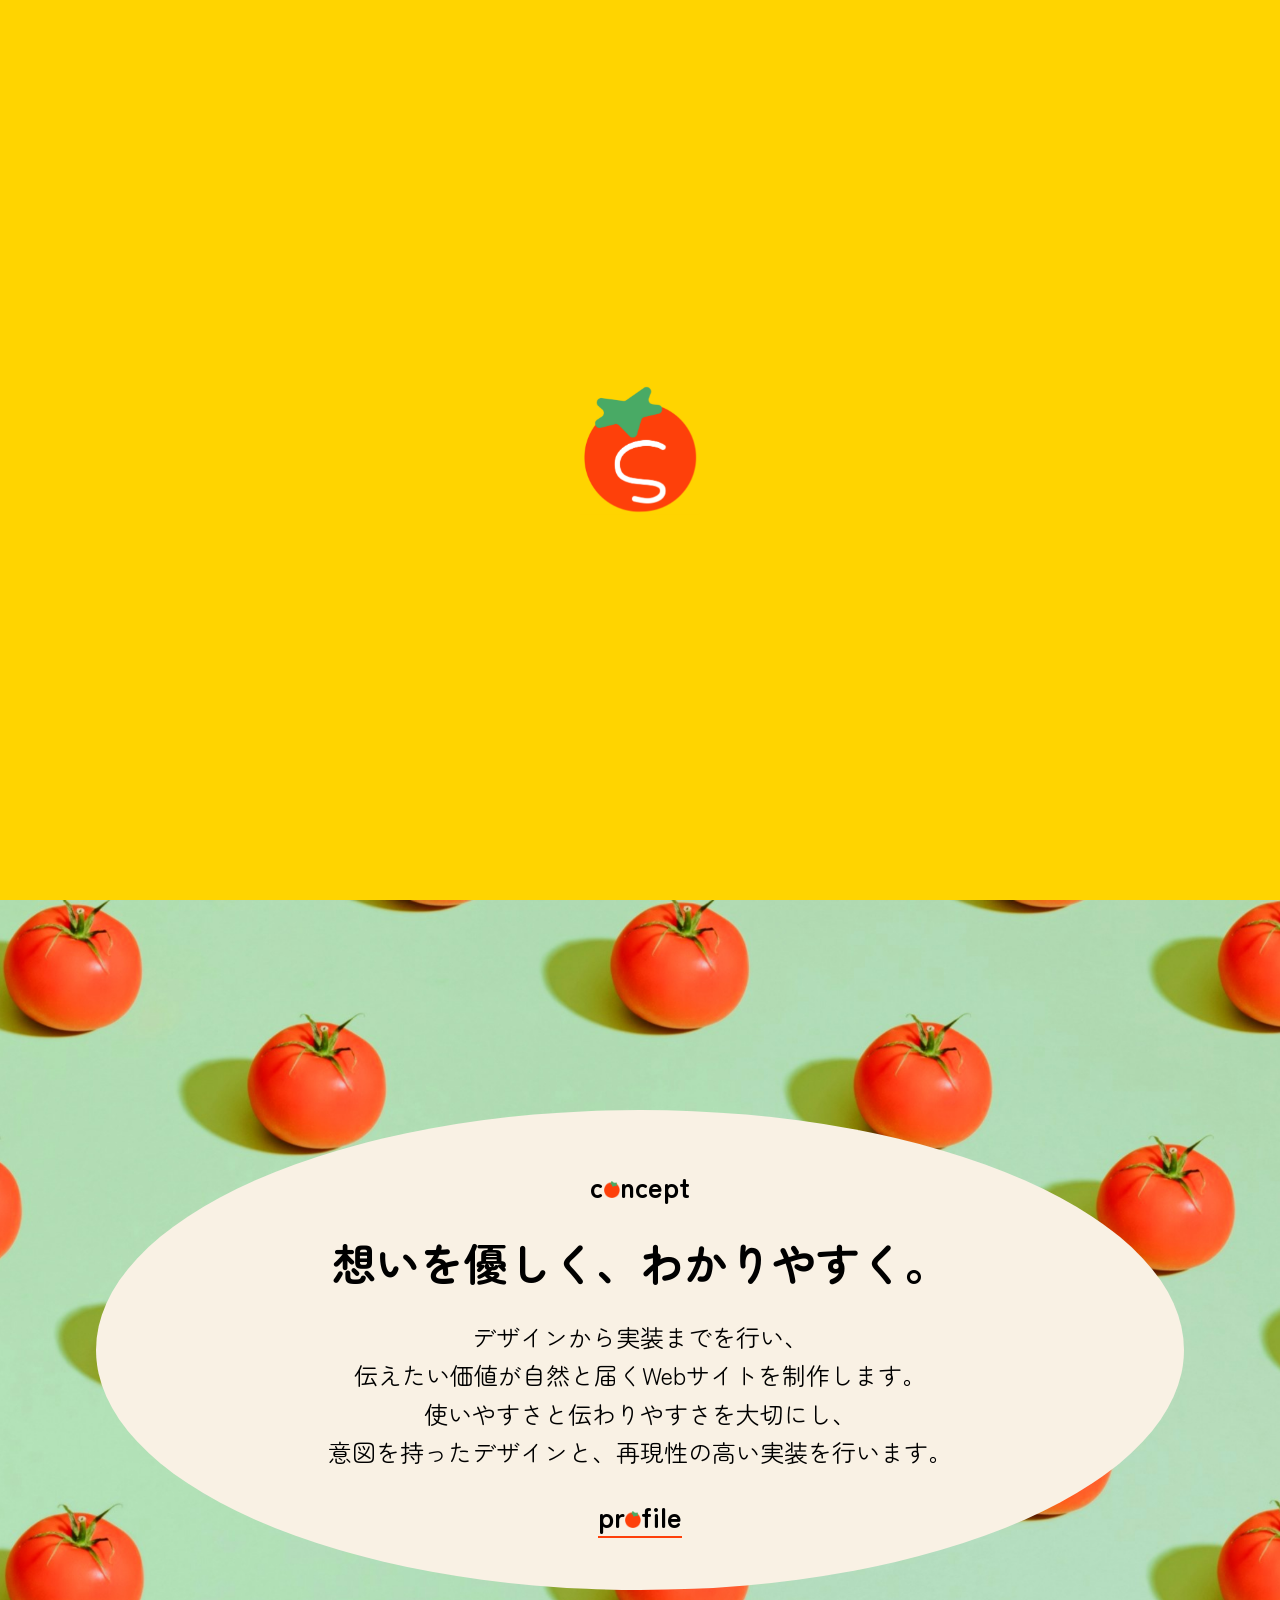
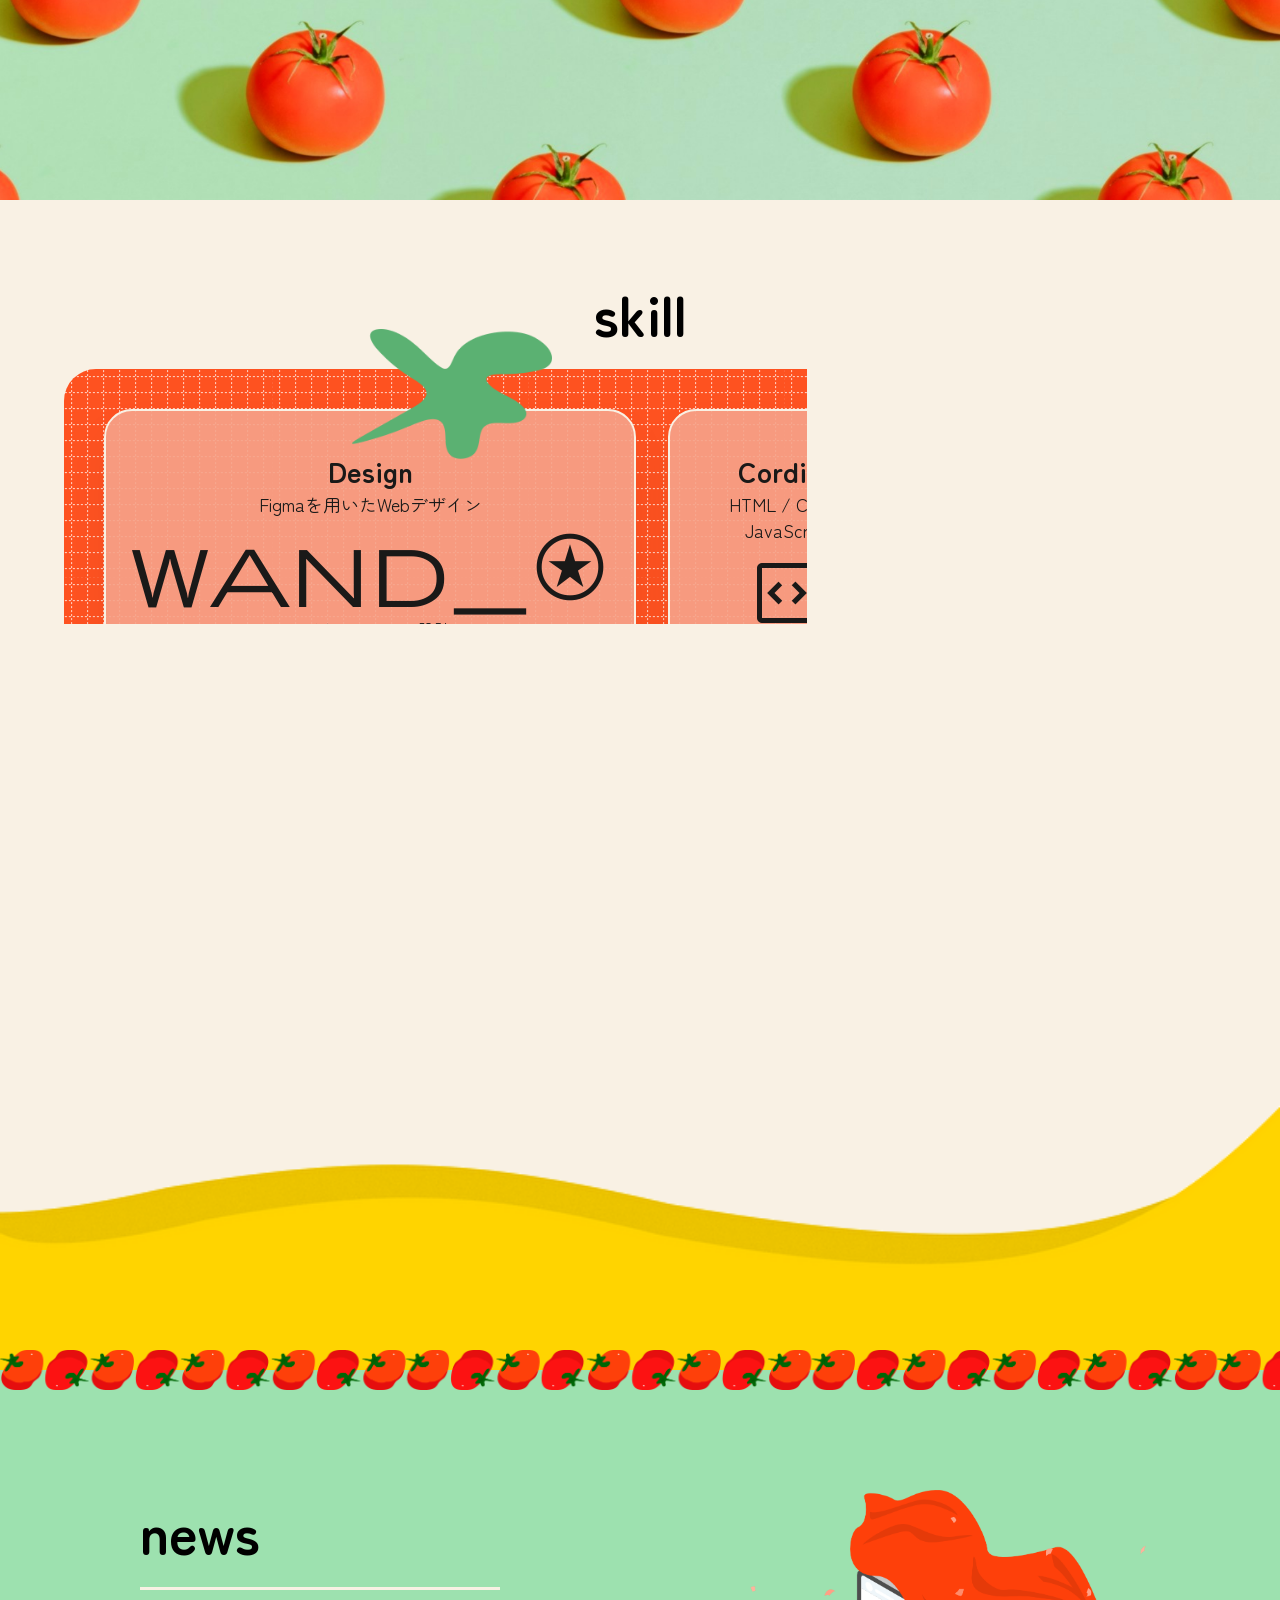
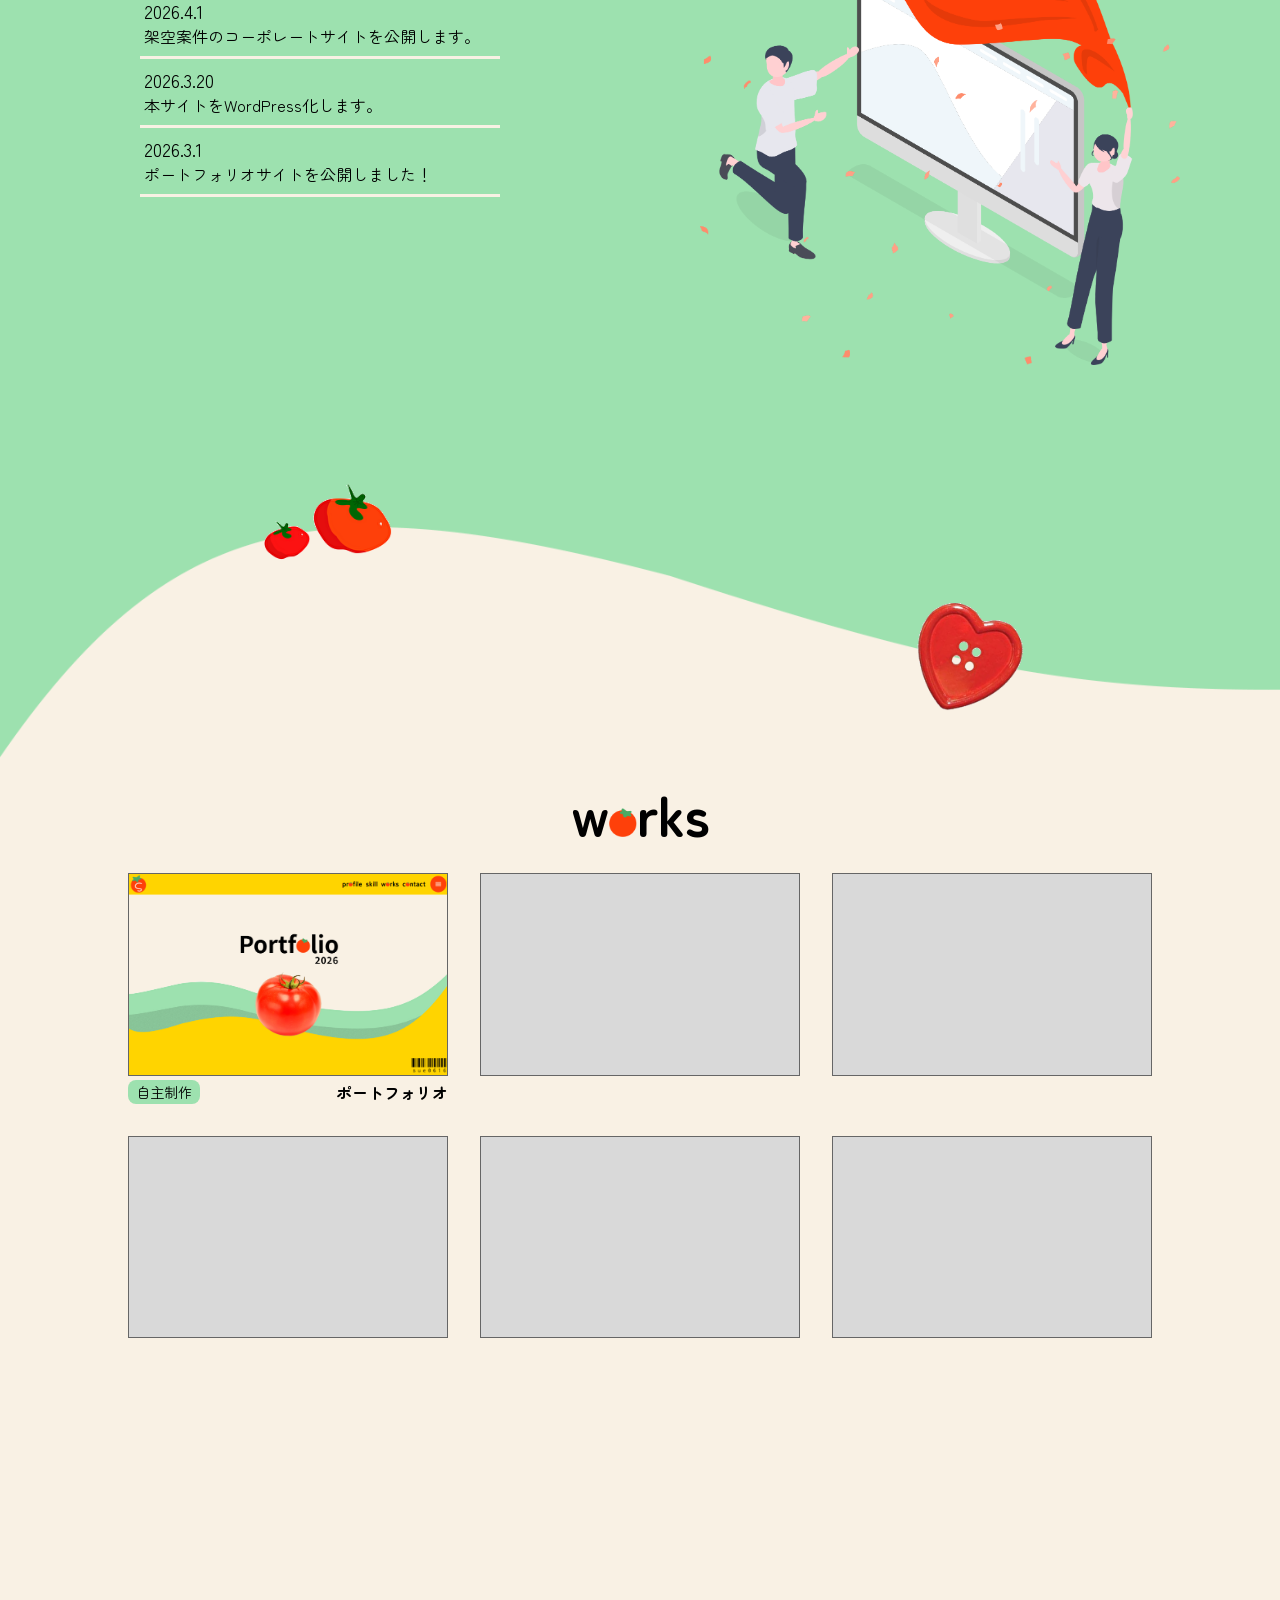
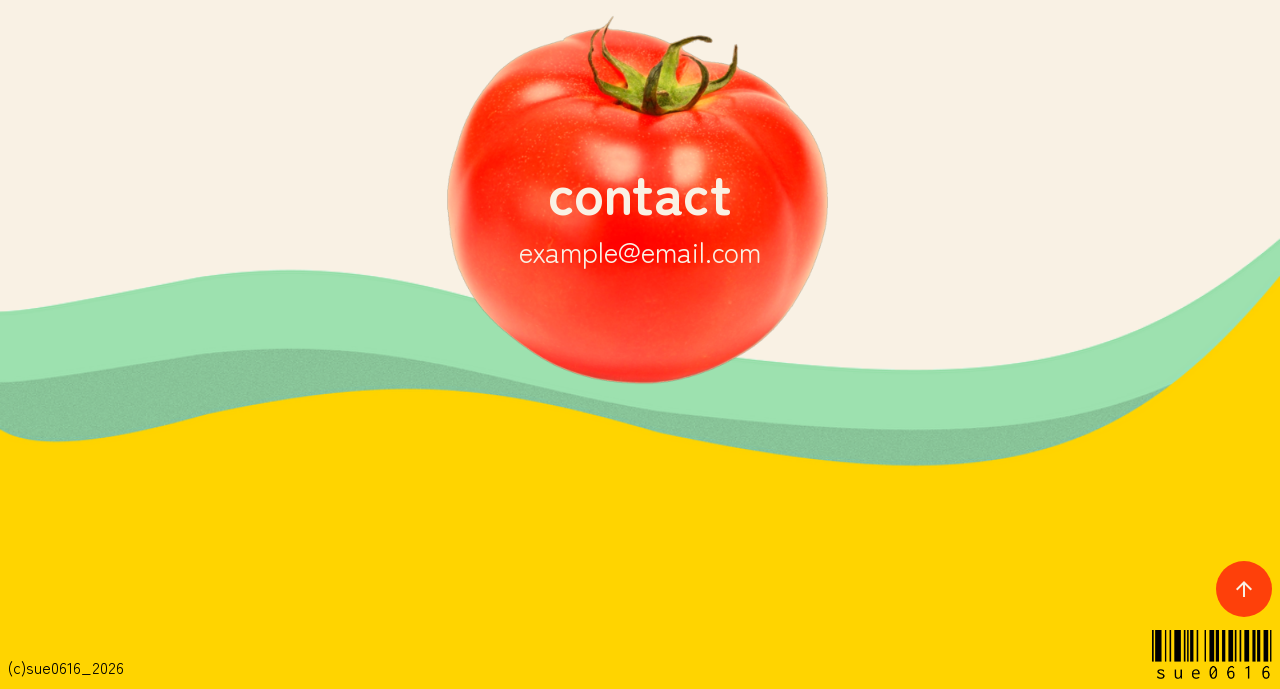
<file: index.html>
<!DOCTYPE html>
<html lang="ja">

<head>
  <meta charset="UTF-8">
  <meta name="viewport" content="width=device-width, initial-scale=1.0">

  <title>sue0616 Portfolio | 想いを届けるWebデザイナー・コーダー</title>
  <meta name="description"
    content="Webデザイナーsue0616のポートフォリオサイトです。想いを優しく、わかりやすく伝えるWebデザインから、再現性の高いコーディング実装まで一貫して対応。LP制作やWordPress化など、目的を達成するためのWeb制作を行います。">
  <meta name="keywords" content="sue0616,Webデザイン,コーディング,ポートフォリオ,Web制作,フリーランス">

  <link rel="canonical" href="https://sue0616.github.io/Portfolio_2026/">

  <meta property="og:site_name" content="sue0616 Portfolio">
  <meta property="og:title" content="sue0616 Portfolio | 想いを届けるWebデザイナー">
  <meta property="og:description" content="デザインから実装まで一貫して対応。伝えたい価値が自然と届くWebサイトを制作します。">
  <meta property="og:image" content="https://sue0616.github.io/Portfolio_2026/img/ogp.png">
  <meta property="og:type" content="website">
  <meta property="og:url" content="https://sue0616.github.io/Portfolio_2026/">
  <meta name="twitter:card" content="summary_large_image">
  <!-- <meta name="twitter:site" content="@your_twitter_id"> -->
  <link rel="icon" href="img/favicon_transparent.png" type="image/png">
  <link rel="apple-touch-icon" href="apple-touch-icon.png">
  <link rel="stylesheet" href="https://cdn.jsdelivr.net/npm/swiper@11/swiper-bundle.min.css">
  <link href="https://fonts.googleapis.com/css2?family=Material+Symbols+Outlined" rel="stylesheet" />
  <link rel="preconnect" href="https://fonts.googleapis.com">
  <link rel="preconnect" href="https://fonts.gstatic.com" crossorigin>
  <link href="https://fonts.googleapis.com/css2?family=Zen+Maru+Gothic:wght@400;700&display=swap" rel="stylesheet">
  <link rel="stylesheet" href="style.css">

  <script type="application/ld+json">
  {
    "@context": "https://schema.org",
    "@type": "Person",
    "name": "sue0616",
    "url": "https://sue0616.github.io/Portfolio_2026/",
    "jobTitle": "Web Designer",
    "description": "デザインからコーディングまで一貫して対応するWebデザイナー。",
    "knowsAbout": ["Web Design", "HTML", "CSS", "JavaScript", "WordPress", "SEO"]
  }
  </script>
</head>

<body>
  <div class="loader">
    <img src="img/logo.png" alt="loading tomato" class="tomato">
  </div>

  <div class="pc-menu">
    <nav>
      <img src="img/favicon_transparent.png" alt="">
      <ul class="nav-list">
        <li><a href="profile.html">pr<img src="img/character.png" alt="" class="nav-char">file</a></li>
        <li><a href="#skill">skill</a></li>
        <li><a href="#works">w<img src="img/character.png" alt="" class="nav-char">rks</a></li>
        <li><a href="#contact">c<img src="img/character.png" alt="" class="nav-char">ntact</a></li>
      </ul>
    </nav>
  </div>

  <div class="menu">
    <span class="material-symbols-outlined" id="open">menu</span>
  </div>

  <div class="overlay">
    <div class="menu">
      <span class="material-symbols-outlined" id="close">close</span>
    </div>
    <nav>
      <h2>menu</h2>
      <ul class="menu-list">
        <li><a href="#hero">t<img src="img/character.png" alt="" class="nav-char">p</a></li>
        <li><a href="profile.html">pr<img src="img/character.png" alt="" class="nav-char">file</a></li>
        <li><a href="#skill">skill</a></li>
        <li><a href="#works">w<img src="img/character.png" alt="" class="nav-char">rks</a></li>
        <li><a href="#contact">c<img src="img/character.png" alt="" class="nav-char">ntact</a></li>
      </ul>
      <img src="img/sue0616.png" alt="" class="name">
    </nav>
  </div>

  <header id="hero">
    <div class="hero_container">
      <h1>
        Portf<img src="img/character.png" alt="" class="character_h1">lio
        <span class="year-badge">2026</span>
      </h1>
      <img src="img/tomato.png" alt="" class="hero float">
      <img src="img/sue0616.png" alt="" class="name">
    </div>
  </header>

  <section id="concept">
    <div class="concept_container">
      <h3>c<img src="img/character.png" alt="" class="character_h3">ncept</h3>
      <h2>想いを優しく、<span class="sp-br"></span>わかりやすく。</h2>
      <p>デザインから実装までを行い、<br>伝えたい価値が自然と届く<span class="sp-br"></span>Webサイトを制作します。<br>
        使いやすさと伝わりやすさを大切にし、<br>意図を持ったデザインと、<span class="sp-br"></span>再現性の高い実装を行います。</p>
      <a href="profile.html">
        <h3 class="profile">pr<img src="img/character.png" alt="" class="character_h3">file</h3>
      </a>
    </div>
  </section>

  <section id="skill">
    <div class="skill_container">
      <h2>skill</h2>
      <div class="skill_list">
        <img src="img/stem.png" class="skill-stem deco" alt="">
        <article class="skill_card">
          <h3>Design</h3>
          <p>Figmaを用いたWebデザイン</p>
          <span class="material-symbols-outlined">
            wand_stars
          </span>
          <ul>
            <li>ワイヤーフレーム設計</li>
            <li>UIデザイン</li>
            <li>デザインカンプ設計</li>
          </ul>
          <p>目的や導線を考慮し、見た目だけでなく機能するデザインを制作します。</p>
        </article>
        <article class="skill_card">
          <h3>Cording</h3>
          <p>HTML / CSS / JavaScript</p>
          <span class="material-symbols-outlined">
            code_blocks
          </span>
          <ul>
            <li>レスポンシブ対応</li>
            <li>Flexbox / Grid レイアウト</li>
            <li>アニメーション実装</li>
          </ul>
          <p>デザインカンプを忠実に再現しつつ、可読性の高いコードを心がけています。</p>
        </article>
        <article class="skill_card">
          <h3>Planning</h3>
          <p>サイト構成設計・改善提案</p>
          <span class="material-symbols-outlined">
            edit_calendar
          </span>
          <ul>
            <li>WordPress構築</li>
            <li>SEO対策</li>
            <li>導線/情報設計</li>
          </ul>
          <p>ユーザー視点とビジネス視点の両方を意識し、目的達成の為の設計を意識しています。</p>
        </article>
      </div>
    </div>
  </section>

  <section id="news">
    <div class="news_container">
      <h2>news</h2>
      <div class="articles">
        <article>
          <p></p>
          <h3></h3>
        </article>
        <article>
          <p>2026.4.1</p>
          <h3>架空案件のコーポレートサイトを公開します。</h3>
        </article>
        <article>
          <p>2026.3.20</p>
          <h3>本サイトをWordPress化します。</h3>
        </article>
        <article>
          <p>2026.3.1</p>
          <h3>ポートフォリオサイトを公開しました！</h3>
        </article>
      </div>
    </div>
    <img src="img/publish-the-web-site_01.png" alt="">
  </section>

  <section id="works">
    <img src="img/works_top.png" alt="" class="works_top">
    <img src="img/works_deco.png" alt="" class="works_deco deco">
    <div class="works_container">
      <h2>w<img src="img/character.png" alt="" class="character_h2">rks</h2>
      <div class="works_list">
        <a href="work_portfolio.html">
          <article class="work">
            <img src="img/work_portfolio.png" alt="">
            <div class="work_des">
              <p>自主制作</p>
              <h3>ポートフォリオ</h3>
            </div>
          </article>
        </a>
        <a href="">
          <article class="work">
            <img src="img/work_none.png" alt="">
            <!-- <div class="work_des">
            <p></p>
            <h3></h3>
          </div> -->
          </article>
        </a>
        <a href="">
          <article class="work">
            <img src="img/work_none.png" alt="">
            <!-- <div class="work_des">
            <p></p>
            <h3></h3>
          </div> -->
          </article>
        </a>
        <a href="">
          <article class="work">
            <img src="img/work_none.png" alt="">
            <!-- <div class="work_des">
            <p></p>
            <h3></h3>
          </div> -->
          </article>
        </a>
        <a href="">
          <article class="work">
            <img src="img/work_none.png" alt="">
            <!-- <div class="work_des">
            <p></p>
            <h3></h3>
          </div> -->
          </article>
        </a>
        <a href="">
          <article class="work">
            <img src="img/work_none.png" alt="">
            <!-- <div class="work_des">
            <p></p>
            <h3></h3>
          </div> -->
          </article>
        </a>
      </div>
    </div>
    <!-- <a href="works_detailed">view more</a> -->
  </section>

  <section id="contact">
    <div class="contact-wrapper">
      <img src="img/tomato.png" alt="" class="contact-bg float">
      <div class="contact-text">
        <h2>contact</h2>
        <p>example@email.com</p>
      </div>
    </div>
  </section>

  <footer>
    <a href="#hero">
      <span class="material-symbols-outlined">
        arrow_upward
      </span>
    </a>
    <img src="img/sue0616.png" alt="">
    <small>(c)sue0616_2026</small>
  </footer>

  <script src="https://cdn.jsdelivr.net/npm/swiper@11/swiper-bundle.min.js"></script>
  <script src="main.js"></script>
</body>

</html>
</file>
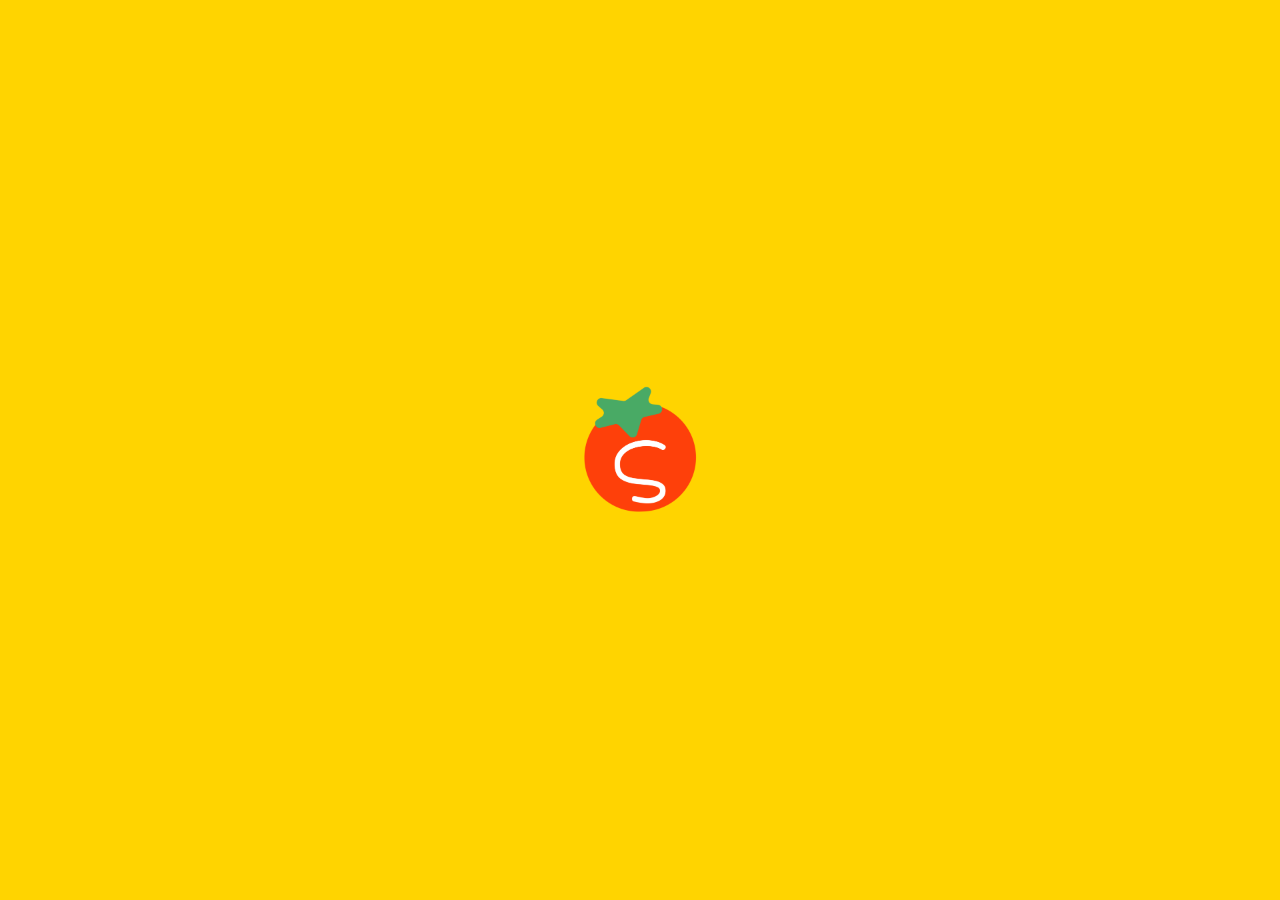
<file: profile.html>
<!DOCTYPE html>
<html lang="ja">

<head>
  <meta charset="UTF-8">
  <meta name="viewport" content="width=device-width, initial-scale=1.0">

  <title>About sue0616 | Webデザイナー・コーダーの自己紹介</title>
  <meta name="description" content="Web制作を行うsue0616の経歴やスキル、仕事への想いを紹介します。デザインから実装まで、お客様の目的に寄り添った制作を心がけています。">
  <meta name="keywords" content="sue0616,Webデザイン,コーディング,ポートフォリオ,Web制作,フリーランス">

  <link rel="canonical" href="https://sue0616.github.io/Portfolio_2026/">

  <meta property="og:site_name" content="sue0616 Portfolio">
  <meta property="og:title" content="sue0616 Portfolio | 想いを届けるWebデザイナー">
  <meta property="og:description" content="デザインから実装まで一貫して対応。伝えたい価値が自然と届くWebサイトを制作します。">
  <meta property="og:image" content="https://sue0616.github.io/Portfolio_2026/img/ogp.png">
  <meta property="og:type" content="website">
  <meta property="og:url" content="https://sue0616.github.io/Portfolio_2026/">
  <meta name="twitter:card" content="summary_large_image">
  <!-- <meta name="twitter:site" content="@your_twitter_id"> -->
  <link rel="icon" href="img/favicon_transparent.png" type="image/png">
  <link rel="apple-touch-icon" href="apple-touch-icon.png">
  <link rel="stylesheet" href="https://cdn.jsdelivr.net/npm/swiper@11/swiper-bundle.min.css">
  <link href="https://fonts.googleapis.com/css2?family=Material+Symbols+Outlined" rel="stylesheet" />
  <link rel="preconnect" href="https://fonts.googleapis.com">
  <link rel="preconnect" href="https://fonts.gstatic.com" crossorigin>
  <link href="https://fonts.googleapis.com/css2?family=Zen+Maru+Gothic:wght@400;700&display=swap" rel="stylesheet">
  <link rel="stylesheet" href="style.css">
</head>

<body>
  <div class="loader">
    <img src="img/logo.png" alt="loading tomato" class="tomato">
  </div>

  <div class="pc-menu">
    <nav>
      <a href="index.html"><img src="img/favicon_transparent.png" alt=""></a>
      <ul class="nav-list">
        <li><a href="index.html#hero">t<img src="img/character.png" alt="" class="nav-char">p</a></li>
        <!-- <li><a href="profile.html">pr<img src="img/character.png" alt="" class="nav-char">file</a></li> -->
        <li><a href="index.html#skill">skill</a></li>
        <li><a href="index.html#works">w<img src="img/character.png" alt="" class="nav-char">rks</a></li>
        <li><a href="index.html#contact">c<img src="img/character.png" alt="" class="nav-char">ntact</a></li>
      </ul>
    </nav>
  </div>

  <div class="menu">
    <span class="material-symbols-outlined" id="open">menu</span>
  </div>

  <div class="overlay">
    <div class="menu">
      <span class="material-symbols-outlined" id="close">close</span>
    </div>
    <nav>
      <h2>menu</h2>
      <ul class="menu-list">
        <li><a href="index.html#hero">t<img src="img/character.png" alt="" class="nav-char">p</a></li>
        <!-- <li><a href="index.html#concept">pr<img src="img/character.png" alt="" class="nav-char">file</a></li> -->
        <li><a href="index.html#skill">skill</a></li>
        <li><a href="index.html#works">w<img src="img/character.png" alt="" class="nav-char">rks</a></li>
        <li><a href="index.html#contact">c<img src="img/character.png" alt="" class="nav-char">ntact</a></li>
      </ul>
      <img src="img/sue0616.png" alt="" class="name">
    </nav>
  </div>

  <section id="profile">
    <div class="profile_visual">
      <img src="img/id_card.png" alt="">
    </div>
    <div class="profile_info">
      <h2>pl<img src="img/character.png" alt="" class="character_h2">file</h2>
      <img src="img/pin.png" class="profile_pin" alt="">
      <p>Web制作を中心に活動しております。デザインからコーディング実装まで一貫して対応可能です。</p>
      <p>HTML / CSS / JavaScript を用いたレスポンシブサイト制作を行っており、LP・ECサイトの制作経験があります。</p>
      <p>ご相談内容を丁寧にヒアリングし、目的に合わせた構成設計から制作まで対応いたします。</p>
      <p>納期厳守・迅速なレスポンス・修正対応の柔軟さを大切にし、安心してお任せいただける制作を心がけています。</p>
      <img src="img/tomato.png" alt="" class="profile_tomato float">
    </div>
  </section>

  <footer class="footer_others">
    <small>(c)sue0616_2026</small>
  </footer>

  <script src="https://cdn.jsdelivr.net/npm/swiper@11/swiper-bundle.min.js"></script>
  <script src="main.js"></script>
</body>

</html>
</file>
<file: style.css>
@charset "utf-8";


/* ===== Base ===== */

*,
*::before,
*::after {
  box-sizing: border-box;
}

html {
  scroll-behavior: smooth;
  -webkit-overflow-scrolling: touch;
  overflow-x: hidden;
}

body {
  margin: 0;
  background-color: #F9F1E4;
  overflow-x: hidden;
  font-family: "Zen Maru Gothic", sans-serif;
  -webkit-font-smoothing: antialiased;
}

h1,
h2,
h3,
p {
  margin: 0;
}


h1 {
  font-family: sans-serif;
  padding: 80px 0 0;
  text-align: center;
  font-weight: bold;
  font-size: clamp(36px, 8vw, 80px);
}

h2 {
  font-size: clamp(28px, 6vw, 56px);
}

h3 {
  font-size: clamp(18px, 4vw, 28px);
}

p {
  font-size: clamp(14px, 3.5vw, 18px);
}

a {
  text-decoration: none;
  color: black;
}

img {
  -webkit-touch-callout: none;
  -webkit-user-select: none;
  user-select: none;
}

.sp-br::after {
  content: "";
}

@media (max-width: 768px) {
  .sp-br::after {
    content: "\A";
    white-space: pre;
  }
}

.character_h1 {
  display: inline-block;
  width: clamp(26px, 5vw, 48px);
}

.character_h2 {
  display: inline-block;
  width: clamp(16px, 3vw, 28px);
}

.character_h3 {
  display: inline-block;
  width: clamp(10px, 2vw, 16px);
}


/* ===== Menu ===== */

.pc-menu {
  nav {
    display: flex;
    width: 100%;
    height: 72px;
    background-color: #FFD400;

    img {
      height: 72px;
      padding: 6px;

      transition: transform 0.3s ease-out;

      &:hover {
        transform: scale(1.2) rotate(5deg);
        transition: transform 0.3s ease;
      }
    }

    ul {
      display: flex;
      gap: 12px;
      position: absolute;
      right: 80px;

      li {
        list-style: none;
        font-size: 24px;
        font-weight: 600;

        img {
          display: inline-block !important;
          width: auto !important;
          height: 0.6em !important;
          padding: 0 !important;
        }

        transition: transform 0.3s ease-out;

        &:hover {
          transform: scale(1.2) translateY(-8px);
          transition: transform 0.3s ease;

          .nav-char {
            transform: rotate(5deg);
            transition: transform 0.3s ease;
          }
        }

        @media (max-width: 768px) {
          display: none;
        }
      }
    }
  }
}

.material-symbols-outlined {
  line-height: 1;
  color: #F9F1E4;
}

.menu {
  position: fixed;
  top: 8px;
  right: 8px;

  width: 56px;
  height: 56px;
  background-color: #FE400A;
  border-radius: 50%;

  display: flex;
  justify-content: center;
  align-items: center;
  cursor: pointer;
  z-index: 1000;

  transition: transform 0.3s ease-out;

  &:hover {
    transform: scale(1.2);
    transition: transform 0.3s ease;
  }
}

.overlay {
  width: 320px;
  height: 100vh;
  position: fixed;
  top: 0;
  right: 0;
  text-align: center;
  z-index: 1000;

  opacity: 0;
  pointer-events: none;
  transform: translateX(100%);
  transition: transform .4s ease;

  background-color: #9DE1AF;
  background-image: url(img/dot120clear256.png);
  border-top-left-radius: 40px;
  border-bottom-left-radius: 40px;

  h2 {
    display: block;
    margin-top: 56px;
    font-size: clamp(28px, 6vw, 40px);
  }

  .menu-list {
    display: block;
    list-style: none;
    font-size: 28px;
    margin: 20px auto;

    ul {
      width: 80%;
    }

    li {
      display: block;
      width: 240px;
      height: 64px;
      background-color: #F9F1E4;
      padding: 14px 0 18px;
      margin-bottom: 16px;
      font-size: 24px;
      font-weight: 600;
      border-radius: 8px;

      img {
        display: inline-block !important;
        width: auto !important;
        height: 0.5em !important;
        padding: 0 !important;
      }

      transition: transform 0.3s ease-out;

      &:hover {
        transform: scale(1.2);
        transition: transform 0.3s ease;

        .nav-char {
          transform: rotate(5deg);
          transition: transform 0.3s ease;
        }
      }
    }
  }

  .name {
    display: block;
    width: 100px;
    position: absolute;
    bottom: 28px;
    right: 40px;
  }
}

.overlay.show {
  opacity: 1;
  pointer-events: auto;
  transform: translateX(0);
}


/* ===== footer ===== */

footer {
  background-color: #FFD400;
  height: 100px;
  position: relative;

  a {
    display: inline-block;
    width: 56px;
    height: 56px;
    background-color: #FE400A;
    border-radius: 50%;

    position: absolute;
    top: -28px;
    right: 8px;

    display: flex;
    justify-content: center;
    align-items: center;
    cursor: pointer;

    transition: transform 0.3s ease-out;

    &:hover {
      transform: scale(1.2);
      transition: transform 0.3s ease;
    }
  }

  img {
    width: 120px;
    position: absolute;
    bottom: 10px;
    right: 8px;
  }

  small {
    font-size: 16px;
    position: absolute;
    bottom: 10px;
    left: 8px;
  }
}

.footer_others {
  height: 72px;
}


/* ===== Index_html ===== */

header {
  min-height: calc(100vh - 72px);
  position: relative;
  background-image: url(img/hero_bg.png);
  background-size: cover;
  background-repeat: no-repeat;
  background-position: bottom center;
  scroll-margin-top: 72px;

  display: flex;
  justify-content: center;
  align-items: center;
  flex-direction: column;

  .hero_container {
    margin-top: -80px;

    @media (max-width: 1024px) {
      margin-top: -160px;
    }

    h1 {
      position: relative;
      opacity: 0;
      transform: translateY(20px);
      animation: titleAppear 0.8s ease-out forwards 2.4s;

      .year-badge {
        position: absolute;
        bottom: -12%;
        right: 7%;
        font-size: 0.4em;
        font-weight: bold;
        letter-spacing: 0.05em;

        @media (max-width: 768px) {
          bottom: -10%;
          right: 30%;
        }
      }
    }
  }

  .hero {
    max-width: 280px;
    height: auto;
    display: block;
    margin: 40px auto;
    width: 400px;
    max-width: 60%;
  }

  .name {
    width: 120px;
    position: absolute;
    bottom: 10px;
    right: 8px;
  }

}


#concept {
  min-height: 100vh;
  padding: 96px 0;
  background-image: url(img/pawel-czerwinski-3T4rfR_XZf0-unsplash.jpg);
  text-align: center;
  background-size: cover;
  background-position: center;

  display: flex;
  justify-content: center;
  align-items: center;
  flex-direction: column;

  div {
    width: 85%;
    border-radius: 50%;
    background-color: #F9F1E4;
    margin: 0 auto;
    padding: 56px 48px;

    @media (min-width: 1024px) {
      height: 480px;
    }
  }

  h2 {
    font-size: clamp(28px, 6vw, 44px);
    margin: 24px 0;

    @media (max-width: 768px) {
      margin: 24px 0 24px 16px;
    }
  }

  p {
    font-size: clamp(14px, 3.5vw, 24px);
    margin: 24px 0;
    line-height: 1.6;
  }

  h3 {
    font-size: clamp(18px, 4vw, 28px);
  }

  .profile {
    display: inline-block;
    border-bottom: 2px solid #FE400A;

    transition: transform 0.3s ease-out;

    &:hover {
      transform: scale(1.2);
      transition: transform 0.3s ease;
    }
  }
}

#skill {
  min-height: 130vh;
  padding: 72px 0;
  text-align: center;
  position: relative;
  scroll-margin-top: -32px;

  background-image: url(img/skill_bg.png);
  background-size: 100% 25%;
  background-position: bottom center;
  background-repeat: no-repeat;

  @media (max-width: 1024px) {
    background-size: 100% auto;
  }

  .skill_list {
    display: flex;
    background-color: #FE400A;
    opacity: 0.9;
    background-image: url(img/grid170clear256.png);
    width: 90%;
    margin: 16px auto 100px;
    padding: 40px;
    gap: 32px;
    border-radius: 32px;
    position: relative;

    .skill_card {
      background-color: rgba(245, 153, 127, 0.9);
      flex: 1;
      height: 400px;
      border-radius: 28px;
      padding: 40px 24px;
      box-shadow: 0 20px 40px rgba(0, 0, 0, 0.05);

      display: flex;
      flex-direction: column;
      align-items: center;
      border: solid 2px #F9F1E4;

      .material-symbols-outlined {
        color: black;
        font-size: 80px;
        margin-top: 10px;
      }

      ul {
        list-style: none;
        margin: 8px 0;
        padding: 2px 0;
        border-radius: 12px;
      }
    }

    .skill-stem {
      position: absolute;
      top: -40px;
      left: 25%;
      width: 200px;
      z-index: 3;
      pointer-events: none;

      @media (max-width: 1024px) {
        top: -30px;
        left: 4%;
        width: 120px;
      }
    }

    @media (max-width: 1024px) {
      flex-direction: column;
      width: 90%;
    }
  }

  &::after {
    content: "";
    position: absolute;
    left: 0;
    bottom: -20px;
    width: 100%;
    height: 40px;

    background: url(img/tomatos.png) repeat-x;
    background-size: auto 40px;
    z-index: 2;
    animation: move 35s linear infinite;
  }
}

#news {
  min-height: 80vh;
  padding: 120px 100px 20px;
  background-color: #9DE1AF;
  display: flex;

  .news_container {
    padding: 0 40px;
  }

  .articles {
    article {
      padding: 8px 20px 8px 4px;
      border-bottom: solid 3px#F9F1E4;
    }

    h3 {
      font-size: 16px;
      font-weight: normal;
    }
  }

  img {
    width: 480px;
    height: 100%;
    display: block;
    margin-left: auto;
  }

  @media (max-width: 1024px) {
    padding: 80px 20px;
    flex-direction: column;

    img {
      width: 80%;
      margin: 24px auto;
    }
  }
}

#works {
  min-height: 100vh;
  text-align: center;
  scroll-margin-top: -220px;
  position: relative;

  @media (max-width: 1024px) {
    scroll-margin-top: 0px;
    background-size: 100% auto;
  }

  .works_top {
    width: 100%;
    margin-top: -1px;
  }

  .works_deco {
    width: 100%;
    position: absolute;
    top: -12px;
    right: 20%;
    width: 60%;
    z-index: 100;

    @media (max-width: 768px) {
      top: -12px;
    }
  }

  .works_list {
    display: grid;
    gap: 32px;
    width: 80%;
    margin: 20px auto 0;
    grid-template-columns: repeat(3, 1fr);

    @media (max-width: 1024px) {
      grid-template-columns: repeat(2, 1fr);
    }

    @media (max-width: 768px) {
      grid-template-columns: 1fr;
    }

  }

  .work {
    img {
      display: block;
      object-fit: cover;
      width: 100%;
      height: auto;
      margin: 0 auto;
      border: solid 1px #666;
    }

    .work_des {
      display: flex;
      margin-top: 4px;

      p {
        display: inline;
        background-color: #9DE1AF;
        padding: 2px 8px;
        border-radius: 8px;
        font-size: 14px;
      }

      h3 {
        font-size: 16px;
        margin-left: auto;
      }
    }

    &:hover {
      transform: scale(1.1) !important;
      transition: transform 0.1s ease;
    }
  }
}

#contact {
  min-height: calc(100vh - 100px);
  display: flex;
  justify-content: center;
  align-items: center;

  background-image: url(img/hero_bg.png);
  background-size: 100% 80%;
  background-repeat: no-repeat;
  background-position: bottom center;
  margin-bottom: -1px;

  @media (max-width: 1024px) {
    background-size: 100% 20%;
  }

  .contact-wrapper {
    position: relative;
    width: 400px;
    max-width: 60%;

    .contact-bg {
      width: 100%;
      height: auto;
      display: block;
      margin-top: 5%;
    }

    .contact-text {
      position: absolute;
      top: 55%;
      left: 50%;
      transform: translate(-50%, -50%);
      text-align: center;
      color: #F9F1E4;

      p {
        font-size: clamp(18px, 4vw, 28px);
      }
    }
  }
}


/* ===== profile.html ===== */

#profile {
  min-height: calc(100vh - 72px * 2);
  background-color: #9DE1AF;
  position: relative;
  overflow: hidden;

  display: flex;
  justify-content: center;
  align-items: flex-start;
  gap: 56px;
  padding: 100px 5% 20px;
  margin: 0 auto;

  .profile_visual {
    margin-bottom: 80px;
    width: 100%;
    max-width: 480px;
    position: relative;
    z-index: 2;

    img {
      margin-top: -200px;
      margin-left: -80px;
      width: 100%;
      height: auto;
      border-radius: 16px;
      object-fit: cover;

      transform:
        rotate(-8deg) scale(1.4) translateX(40px);
    }
  }

  .profile_info {
    max-width: 800px;
    margin-top: -80px;
    background-color: #F9F1E4;
    background-image: url(img/grid171leaf256.jpg);
    padding: 64px 100px;
    position: relative;

    h2 {
      margin-bottom: 8px;
      display: inline-block;
      border-bottom: 2px solid #FE400A;
    }

    p {
      margin-top: 16px;
    }

    .profile_pin {
      position: absolute;
      top: -40px;
      right: 0;
      width: 240px;
      z-index: 3;
      pointer-events: none;

      @media (max-width: 1024px) {
        top: -60px;
        right: 0;
        width: 200px;
      }
    }

    .profile_tomato {
      position: absolute;
      bottom: -20px;
      right: -40px;
      width: 152px;
      z-index: 3;
      pointer-events: none;

      @media (max-width: 1024px) {
        width: 160px;
        bottom: -100px;
        right: -32px;
      }
    }
  }

  @media (max-width: 1024px) {
    flex-direction: column-reverse;
    align-items: center;
    padding: 20px 20px 0px;

    .profile_visual {
      img {
        margin-top: -40px;
        margin-left: -35%;
        width: 100%;
        height: auto;
        border-radius: 16px;
        object-fit: cover;
        z-index: -100;

        transform:
          rotate(-8deg) scale(1.2) translateX(40px);
      }
    }

    .profile_info {
      width: 80%;
      margin-top: 20px;
      padding: 80px 40px;

      h2 {
        text-align: center;
      }
    }
  }
}


/* ===== work.html ===== */

#work {
  min-height: calc(100vh - 72px);
  position: relative;

  display: flex;
  justify-content: center;
  align-items: flex-start;
  gap: 56px;
  padding: 60px 5% 60px;
  margin: 0 auto;

  background-image: url(img/skill_bg.png);
  background-size: 100% 25%;
  background-position: bottom center;
  background-repeat: no-repeat;

  .work_deco {
    position: absolute;
    width: 10%;
    top: 60px;
    right: 136px;

    @media (max-width: 1024px) {
      width: 20%;
      top: 5%;
      right: 5%;
      z-index: 3;
    }
  }

  .work_visual {
    position: relative;
    margin-bottom: 80px;

    flex: 1;
    width: 100%;
    max-width: 560px;
    position: relative;

    .mock_img {
      margin-top: 24px;
      width: 100%;
      height: auto;
      aspect-ratio: 4 / 3;
      background-color: #F9F1E4;
      border-radius: 16px;
      object-fit: cover;
    }

    h2 {
      position: absolute;
      left: 15%;
    }
  }

  .work_info {
    flex: 1;
    width: 100%;
    max-width: 400px;
    margin-top: 40px;
    margin-bottom: 80px;

    p {
      display: inline-block;
      background-color: #9DE1AF;
      padding: 4px 12px;
      border-radius: 8px;
      font-size: 14px;
      margin-bottom: 16px;
    }

    h3 {
      margin-bottom: 24px;
      border-bottom: 2px solid #FE400A;
      padding-bottom: 8px;
    }

    dl {
      display: grid;
      grid-template-columns: 100px 1fr;
      gap: 16px 0;

      dt {
        font-weight: bold;
      }

      dd {
        margin: 0;
        line-height: 1.6;

        a {
          border-bottom: solid 1px black;
        }
      }
    }
  }

  scroll-margin-top: 72px;

  &::after {
    content: "";
    position: absolute;
    left: 0;
    bottom: -20px;
    width: 100%;
    height: 40px;

    background: url(img/tomatos.png) repeat-x;
    background-size: auto 40px;
    z-index: 2;
    animation: move 35s linear infinite;
  }

  @media (max-width: 1024px) {
    flex-direction: column;
    align-items: center;
    background-size: 100% auto;
    padding: 20px 20px 80px;
    gap: 0px;

    .work_visual {
      margin: 20px 0;

      h2 {
        position: static;
        margin-left: 20px;
        margin-bottom: 0px;
        text-align: left;
        width: 100%;
      }

      img {
        margin-top: -40px;
      }
    }

    .work_info {
      margin-top: 0;
      margin-bottom: 40px;
    }
  }
}

#process {
  max-height: 100vh;
  text-align: center;
  margin: 120px auto;

  .my-carousel {
    margin: 0 auto;

    .swiper {
      margin-top: 40px;
      width: 50%;
      height: 100%;
      overflow: visible;

      @media (max-width: 1024px) {
        width: 80%;
      }

      .swiper-slide {
        img {
          width: 100%;
          height: 100%;
          object-fit: cover;
          aspect-ratio: 16 / 9;
          background-color: #D9D9D9;
        }

        .swiper-slide-visible img {
          transform: scale(1.3);
        }

        &:not(.swiper-slide-visible) {
          opacity: 0.3;
        }
      }

      .bi {
        font-size: 48px;
        color: #FE400A;
      }

      .my-button-prev,
      .my-button-next {
        position: absolute;
        top: 50%;
        transform: translateY(-50%);
        line-height: 0;
        z-index: 2;
        cursor: pointer;
        opacity: 0.7;

        &.swiper-button-disabled {
          opacity: 0.3;
          cursor: auto;
        }

        &:hover {
          opacity: 1;
        }
      }

      .my-button-prev {
        left: -24px;
      }

      .my-button-next {
        right: -24px;
      }

      .swiper-pagination {
        bottom: -40px;
        font-size: clamp(16px, 3.5vw, 20px);
      }

      .swiper-scrollbar {
        bottom: -8px;
      }
    }
  }
}

#result {
  min-height: 100vh;
  background-color: #9DE1AF;
  position: relative;

  .process_deco {
    position: absolute;
    top: -16px;
    right: 20%;
    width: 60%;
    z-index: 1000;

    @media (max-width: 768px) {
      top: -32px;
      right: 10%;
      width: 80%;
    }
  }

  .process_bg {
    width: 100%;
    height: 25%;
    background-repeat: no-repeat;

    @media (max-width: 1024px) {
      height: auto;
    }
  }

  .portfolio_result_dt {
    display: block;
    width: 80%;
    height: auto;
    margin: 0 auto;
    padding: 120px 0;

    @media (max-width: 768px) {
      display: none;
    }
  }

  .portfolio_result_sp {
    display: none;

    @media (max-width: 768px) {
      display: block;
      width: 90%;
      height: auto;
      margin: 0 auto;
      padding: 80px 0;
    }
  }
}

#other_works {
  scroll-margin-top: -220px;

  @media (max-width: 1024px) {
    scroll-margin-top: 0px;
  }

  .works_container {
    margin-bottom: 40px;
  }
}


/* ===== Animation ===== */

.float {
  display: inline-block;
  animation: sway 3s ease-in-out infinite;
}

@keyframes sway {
  0% {
    transform: rotate(-2deg) translateY(0);
  }

  50% {
    transform: rotate(2deg) translateY(-12px);
  }

  100% {
    transform: rotate(-2deg) translateY(0);
  }
}

.deco {
  display: inline-block;
  animation: deco 6s ease-in-out infinite;
}

@keyframes deco {
  0% {
    transform: rotate(-2deg) translateY(0);
  }

  50% {
    transform: rotate(2deg) translateY(0);
  }

  100% {
    transform: rotate(-2deg) translateY(0);
  }
}

@keyframes move {
  from {
    background-position: 0 bottom;
  }

  to {
    background-position: 1000px bottom;
  }
}

.fade-in {
  opacity: 1 !important;
  transform: translateY(0) !important;
}

@keyframes titleAppear {
  to {
    opacity: 1;
    transform: translateY(0);
  }
}


/* ===== Loader ===== */

.loader {
  position: fixed;
  inset: 0;
  background: #FFD400;
  display: flex;
  justify-content: center;
  align-items: center;
  z-index: 9999;
  overflow: hidden;
  transition: opacity 0.6s ease, visibility 0.6s ease;
}

.loader.hide {
  opacity: 0;
  visibility: hidden;
}

.tomato {
  width: 120px;
  position: absolute;
  left: -150px;
  -webkit-animation: roll 1.8s ease-out forwards;
  animation: roll 1.8s ease-out forwards;
}

@-webkit-keyframes roll {
  0% {
    -webkit-left: -150px;
    -webkit-transform: rotate(0deg);
  }

  70% {
    -webkit-left: 50%;
    -webkit-transform: rotate(720deg);
  }

  100% {
    -webkit-left: 50%;
    -webkit-transform: translateX(-50%) rotate(720deg);
  }
}

@keyframes roll {
  0% {
    left: -150px;
    transform: rotate(0deg);
  }

  70% {
    left: 50%;
    transform: rotate(720deg);
  }

  100% {
    left: 50%;
    transform: translateX(-50%) rotate(720deg);
  }
}
</file>
